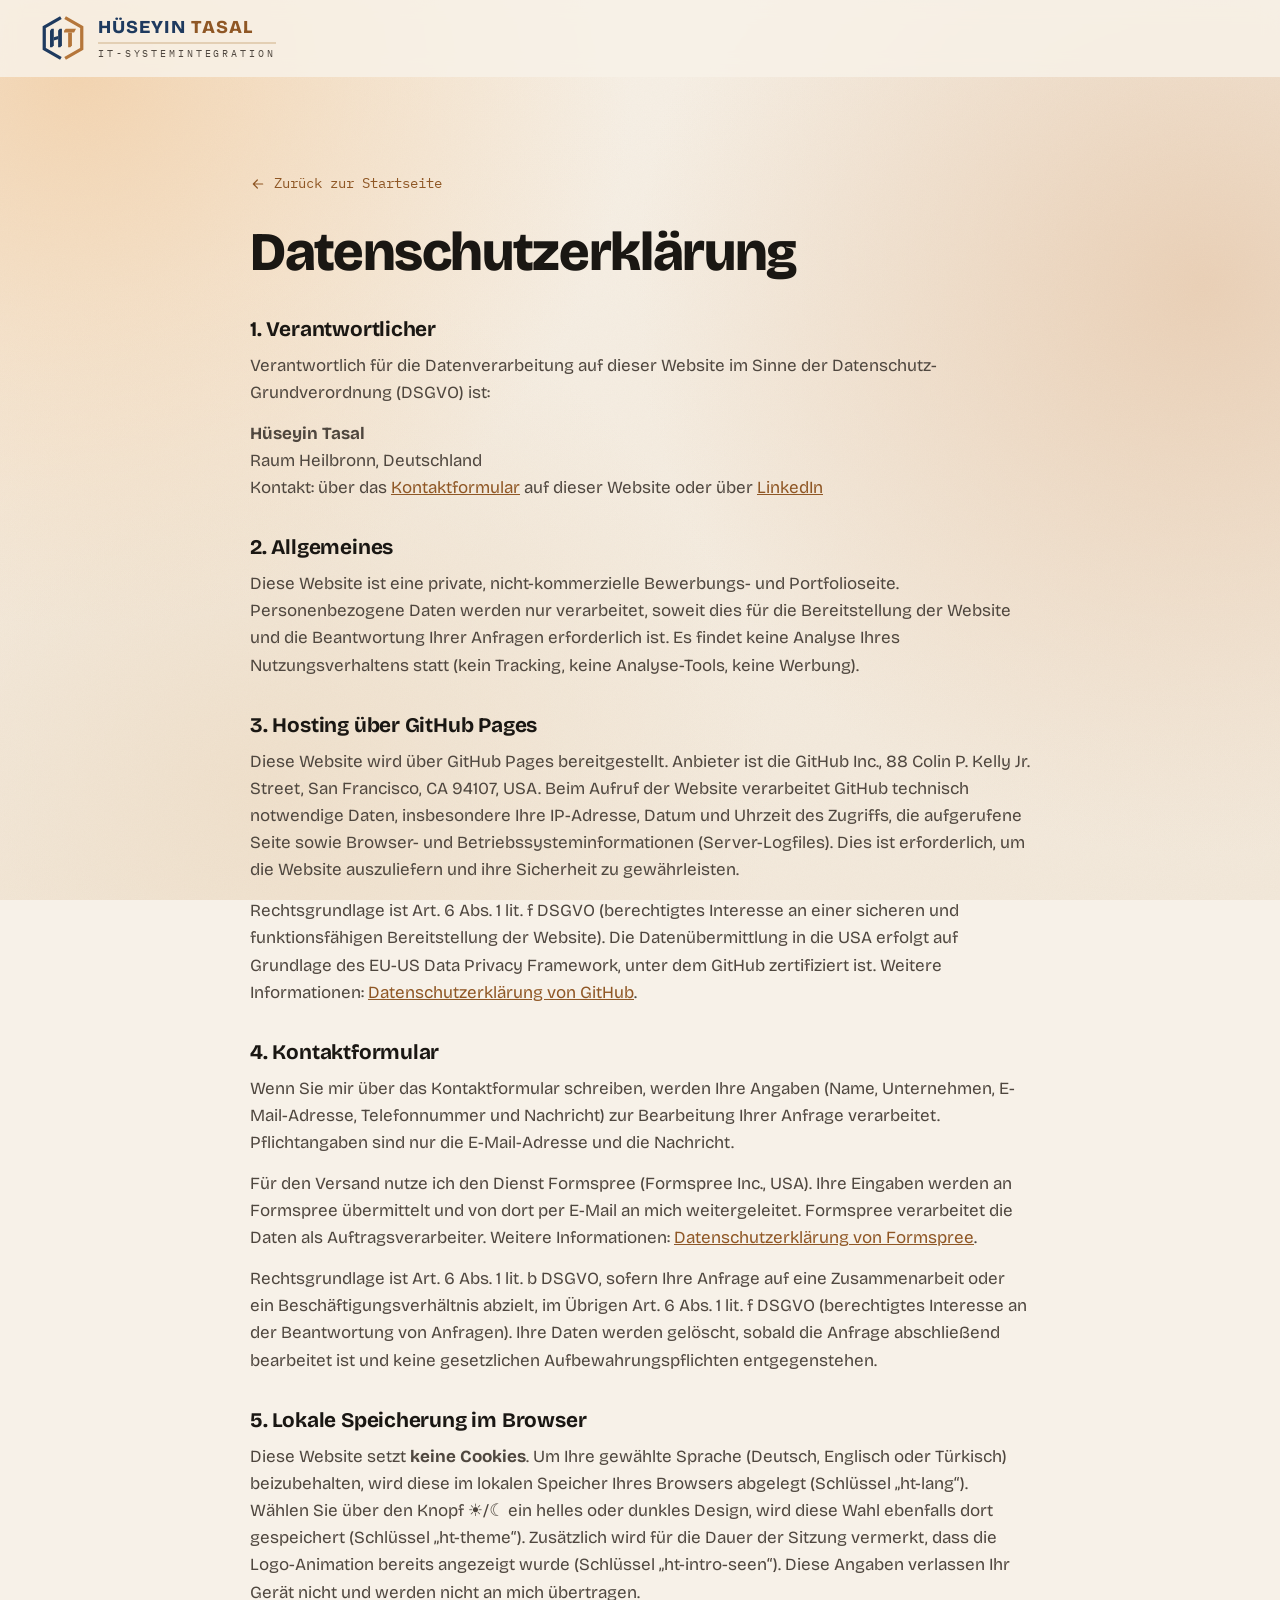
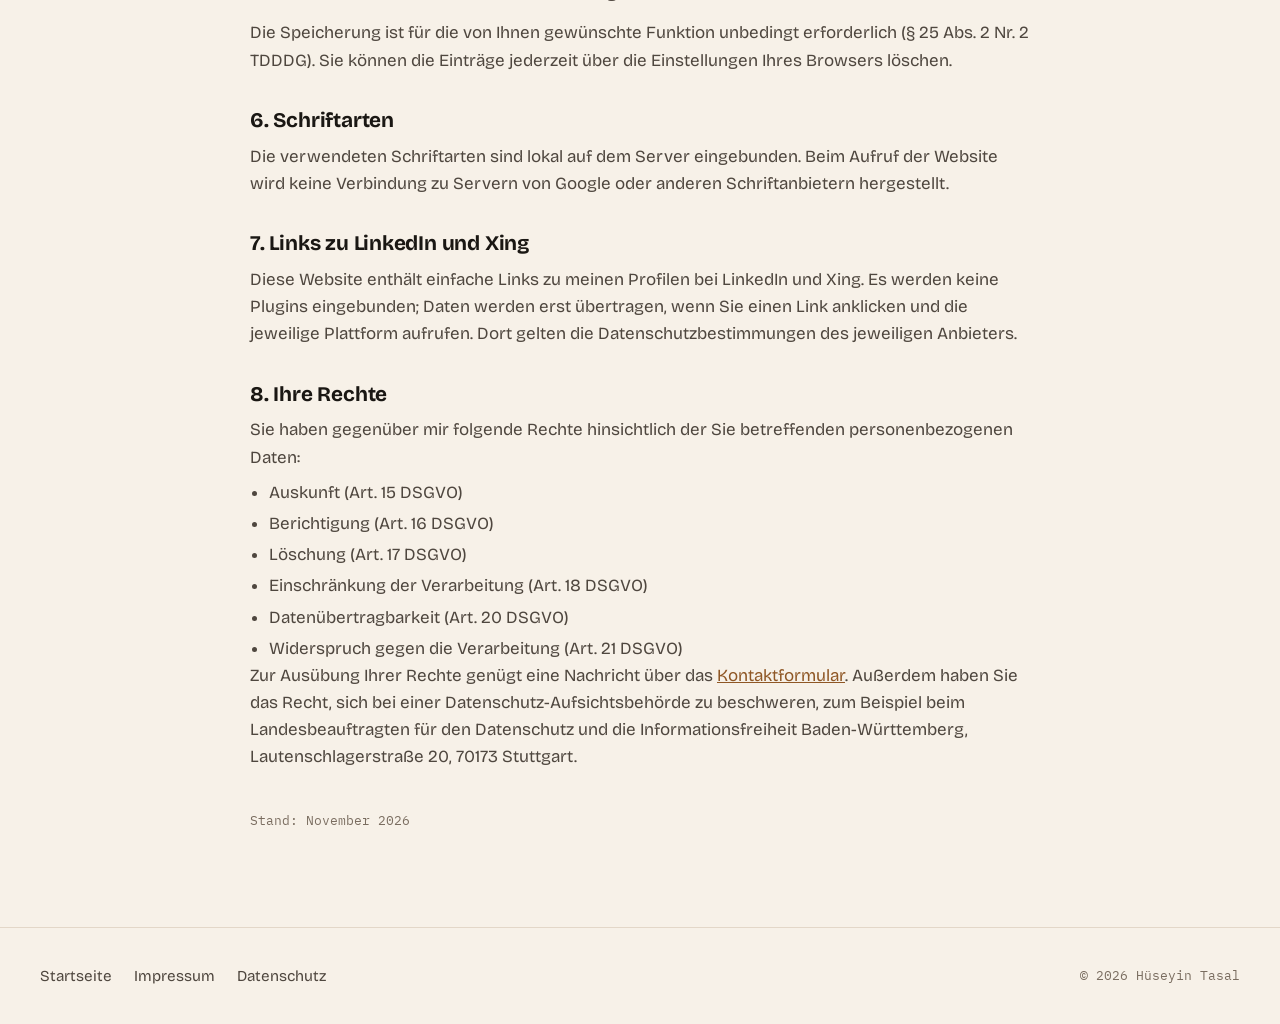
<file: datenschutz.html>
<!DOCTYPE html>
<html lang="de">
<head>
  <meta charset="utf-8">
  <meta name="viewport" content="width=device-width, initial-scale=1">
  <title>Datenschutzerklärung – Hüseyin Tasal</title>
  <meta name="description" content="Datenschutzerklärung der Website huseyintasal.de von Hüseyin Tasal.">
  <meta name="robots" content="noindex, follow">
  <meta name="color-scheme" content="light dark">
  <meta name="theme-color" content="#f7f1e8" media="(prefers-color-scheme: light)">
  <meta name="theme-color" content="#15120e" media="(prefers-color-scheme: dark)">
  <link rel="canonical" href="https://huseyintasal.de/datenschutz.html">
  <link rel="icon" href="favicon.ico" sizes="32x32">
  <link rel="icon" href="favicon.svg" type="image/svg+xml">
  <link rel="apple-touch-icon" href="apple-touch-icon.png">
  <link rel="stylesheet" href="assets/css/fonts.css">
  <link rel="stylesheet" href="assets/css/styles.css">
  <script>try{var t=localStorage.getItem("ht-theme");if(t==="light"||t==="dark")document.documentElement.setAttribute("data-theme",t);}catch(e){}</script>
</head>
<body>
  <header class="site-header">
    <div class="wrap header-row">
      <a class="brand" href="./" aria-label="Hüseyin Tasal – zur Startseite">
        <img class="brand-mark logo-light" src="assets/logo/ht-logo-icon-farbig.svg" alt="" width="46" height="46"><img class="brand-mark logo-dark" src="assets/logo/ht-logo-icon-fuer-dunklen-hintergrund.svg" alt="" width="46" height="46">
        <span class="brand-text">
          <span class="brand-name"><span class="n1">Hüseyin</span> <span class="n2">Tasal</span></span>
          <span class="brand-tag">IT-Systemintegration</span>
        </span>
      </a>
    </div>
  </header>

  <main class="legal" id="main">
    <div class="wrap">
      <a class="back-link" href="./"><svg aria-hidden="true" viewBox="0 0 24 24"><path d="M5 12h14M13 6l6 6-6 6" fill="none" stroke="currentColor" stroke-width="1.8" stroke-linecap="round" stroke-linejoin="round"/></svg>Zurück zur Startseite</a>
      <h1>Datenschutzerklärung</h1>

      <h2>1. Verantwortlicher</h2>
      <p>Verantwortlich für die Datenverarbeitung auf dieser Website im Sinne der Datenschutz-Grundverordnung (DSGVO) ist:</p>
      <p><strong>Hüseyin Tasal</strong><br>
      Raum Heilbronn, Deutschland<br>
      Kontakt: über das <a href="./#contact">Kontaktformular</a> auf dieser Website oder über <a href="https://www.linkedin.com/in/hueseyin-tasal" target="_blank" rel="noopener">LinkedIn</a></p>

      <h2>2. Allgemeines</h2>
      <p>Diese Website ist eine private, nicht-kommerzielle Bewerbungs- und Portfolioseite. Personenbezogene Daten werden nur verarbeitet, soweit dies für die Bereitstellung der Website und die Beantwortung Ihrer Anfragen erforderlich ist. Es findet keine Analyse Ihres Nutzungsverhaltens statt (kein Tracking, keine Analyse-Tools, keine Werbung).</p>

      <h2>3. Hosting über GitHub Pages</h2>
      <p>Diese Website wird über GitHub Pages bereitgestellt. Anbieter ist die GitHub Inc., 88 Colin P. Kelly Jr. Street, San Francisco, CA 94107, USA. Beim Aufruf der Website verarbeitet GitHub technisch notwendige Daten, insbesondere Ihre IP-Adresse, Datum und Uhrzeit des Zugriffs, die aufgerufene Seite sowie Browser- und Betriebssysteminformationen (Server-Logfiles). Dies ist erforderlich, um die Website auszuliefern und ihre Sicherheit zu gewährleisten.</p>
      <p>Rechtsgrundlage ist Art. 6 Abs. 1 lit. f DSGVO (berechtigtes Interesse an einer sicheren und funktionsfähigen Bereitstellung der Website). Die Datenübermittlung in die USA erfolgt auf Grundlage des EU-US Data Privacy Framework, unter dem GitHub zertifiziert ist. Weitere Informationen: <a href="https://docs.github.com/de/site-policy/privacy-policies/github-general-privacy-statement" target="_blank" rel="noopener">Datenschutzerklärung von GitHub</a>.</p>

      <h2>4. Kontaktformular</h2>
      <p>Wenn Sie mir über das Kontaktformular schreiben, werden Ihre Angaben (Name, Unternehmen, E-Mail-Adresse, Telefonnummer und Nachricht) zur Bearbeitung Ihrer Anfrage verarbeitet. Pflichtangaben sind nur die E-Mail-Adresse und die Nachricht.</p>
      <p>Für den Versand nutze ich den Dienst Formspree (Formspree Inc., USA). Ihre Eingaben werden an Formspree übermittelt und von dort per E-Mail an mich weitergeleitet. Formspree verarbeitet die Daten als Auftragsverarbeiter. Weitere Informationen: <a href="https://formspree.io/legal/privacy-policy" target="_blank" rel="noopener">Datenschutzerklärung von Formspree</a>.</p>
      <p>Rechtsgrundlage ist Art. 6 Abs. 1 lit. b DSGVO, sofern Ihre Anfrage auf eine Zusammenarbeit oder ein Beschäftigungsverhältnis abzielt, im Übrigen Art. 6 Abs. 1 lit. f DSGVO (berechtigtes Interesse an der Beantwortung von Anfragen). Ihre Daten werden gelöscht, sobald die Anfrage abschließend bearbeitet ist und keine gesetzlichen Aufbewahrungspflichten entgegenstehen.</p>

      <h2>5. Lokale Speicherung im Browser</h2>
      <p>Diese Website setzt <strong>keine Cookies</strong>. Um Ihre gewählte Sprache (Deutsch, Englisch oder Türkisch) beizubehalten, wird diese im lokalen Speicher Ihres Browsers abgelegt (Schlüssel „ht-lang“). Wählen Sie über den Knopf ☀/☾ ein helles oder dunkles Design, wird diese Wahl ebenfalls dort gespeichert (Schlüssel „ht-theme“). Zusätzlich wird für die Dauer der Sitzung vermerkt, dass die Logo-Animation bereits angezeigt wurde (Schlüssel „ht-intro-seen“). Diese Angaben verlassen Ihr Gerät nicht und werden nicht an mich übertragen.</p>
      <p>Die Speicherung ist für die von Ihnen gewünschte Funktion unbedingt erforderlich (§ 25 Abs. 2 Nr. 2 TDDDG). Sie können die Einträge jederzeit über die Einstellungen Ihres Browsers löschen.</p>

      <h2>6. Schriftarten</h2>
      <p>Die verwendeten Schriftarten sind lokal auf dem Server eingebunden. Beim Aufruf der Website wird keine Verbindung zu Servern von Google oder anderen Schriftanbietern hergestellt.</p>

      <h2>7. Links zu LinkedIn und Xing</h2>
      <p>Diese Website enthält einfache Links zu meinen Profilen bei LinkedIn und Xing. Es werden keine Plugins eingebunden; Daten werden erst übertragen, wenn Sie einen Link anklicken und die jeweilige Plattform aufrufen. Dort gelten die Datenschutzbestimmungen des jeweiligen Anbieters.</p>

      <h2>8. Ihre Rechte</h2>
      <p>Sie haben gegenüber mir folgende Rechte hinsichtlich der Sie betreffenden personenbezogenen Daten:</p>
      <ul>
        <li>Auskunft (Art. 15 DSGVO)</li>
        <li>Berichtigung (Art. 16 DSGVO)</li>
        <li>Löschung (Art. 17 DSGVO)</li>
        <li>Einschränkung der Verarbeitung (Art. 18 DSGVO)</li>
        <li>Datenübertragbarkeit (Art. 20 DSGVO)</li>
        <li>Widerspruch gegen die Verarbeitung (Art. 21 DSGVO)</li>
      </ul>
      <p>Zur Ausübung Ihrer Rechte genügt eine Nachricht über das <a href="./#contact">Kontaktformular</a>. Außerdem haben Sie das Recht, sich bei einer Datenschutz-Aufsichtsbehörde zu beschweren, zum Beispiel beim Landesbeauftragten für den Datenschutz und die Informationsfreiheit Baden-Württemberg, Lautenschlagerstraße 20, 70173 Stuttgart.</p>

      <p class="updated">Stand: November 2026</p>
    </div>
  </main>

  <footer class="site-footer">
    <div class="wrap footer-row">
      <nav class="footer-nav" aria-label="Rechtliches">
        <a href="./">Startseite</a>
        <a href="impressum.html">Impressum</a>
        <a href="datenschutz.html" aria-current="page">Datenschutz</a>
      </nav>
      <p class="copyright">© 2026 Hüseyin Tasal</p>
    </div>
  </footer>
</body>
</html>
</file>
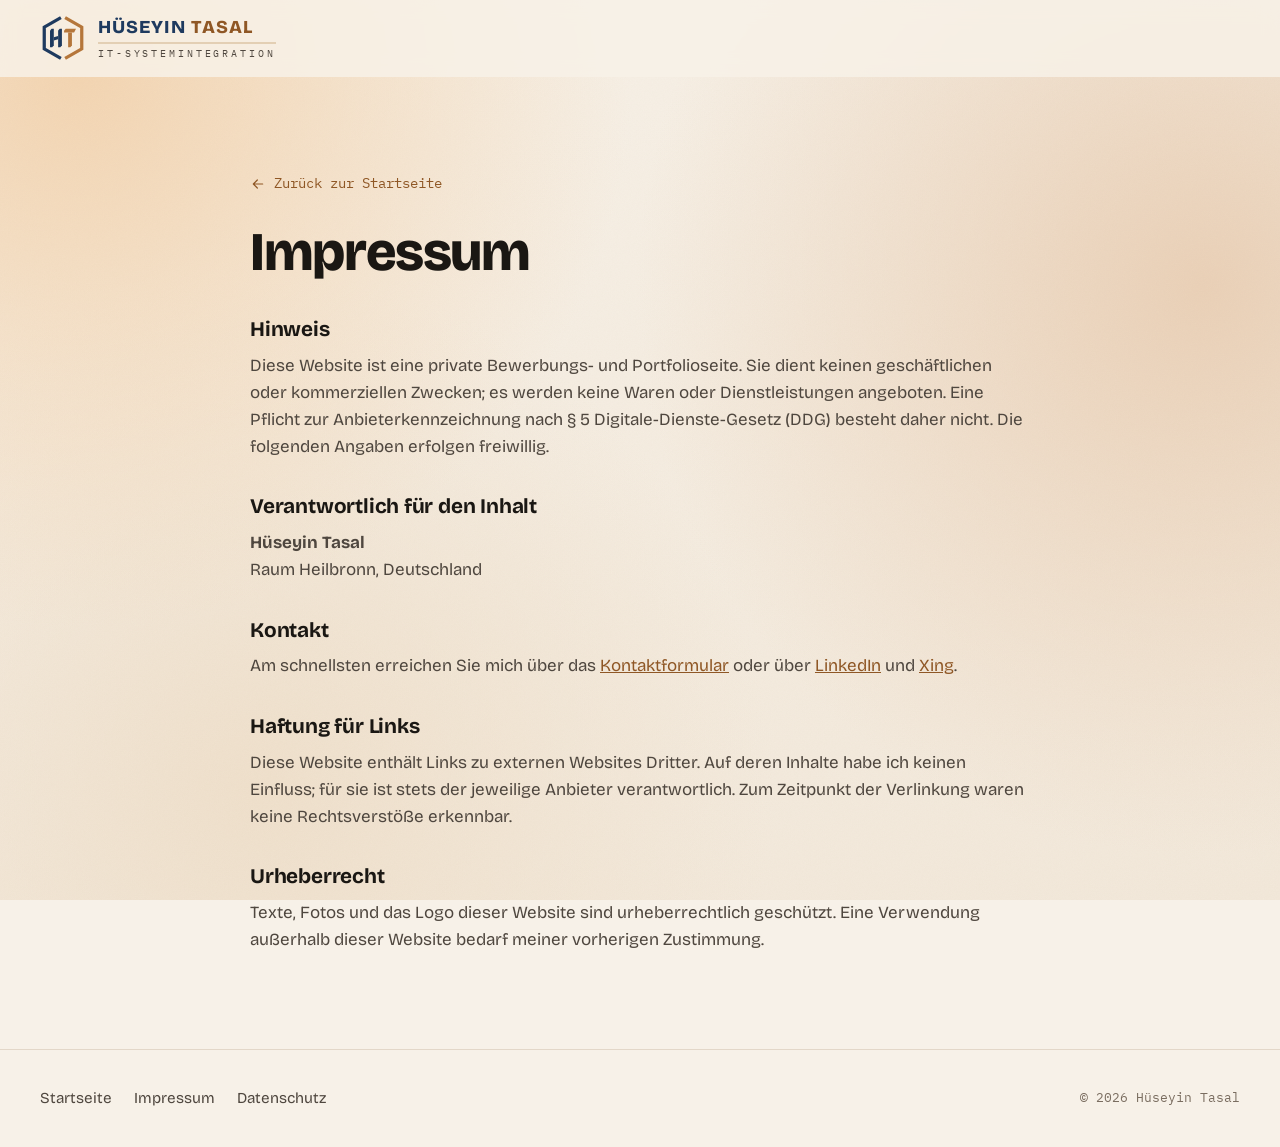
<file: impressum.html>
<!DOCTYPE html>
<html lang="de">
<head>
  <meta charset="utf-8">
  <meta name="viewport" content="width=device-width, initial-scale=1">
  <title>Impressum – Hüseyin Tasal</title>
  <meta name="description" content="Impressum der Website huseyintasal.de von Hüseyin Tasal.">
  <meta name="robots" content="noindex, follow">
  <meta name="color-scheme" content="light dark">
  <meta name="theme-color" content="#f7f1e8" media="(prefers-color-scheme: light)">
  <meta name="theme-color" content="#15120e" media="(prefers-color-scheme: dark)">
  <link rel="canonical" href="https://huseyintasal.de/impressum.html">
  <link rel="icon" href="favicon.ico" sizes="32x32">
  <link rel="icon" href="favicon.svg" type="image/svg+xml">
  <link rel="apple-touch-icon" href="apple-touch-icon.png">
  <link rel="stylesheet" href="assets/css/fonts.css">
  <link rel="stylesheet" href="assets/css/styles.css">
  <script>try{var t=localStorage.getItem("ht-theme");if(t==="light"||t==="dark")document.documentElement.setAttribute("data-theme",t);}catch(e){}</script>
</head>
<body>
  <header class="site-header">
    <div class="wrap header-row">
      <a class="brand" href="./" aria-label="Hüseyin Tasal – zur Startseite">
        <img class="brand-mark logo-light" src="assets/logo/ht-logo-icon-farbig.svg" alt="" width="46" height="46"><img class="brand-mark logo-dark" src="assets/logo/ht-logo-icon-fuer-dunklen-hintergrund.svg" alt="" width="46" height="46">
        <span class="brand-text">
          <span class="brand-name"><span class="n1">Hüseyin</span> <span class="n2">Tasal</span></span>
          <span class="brand-tag">IT-Systemintegration</span>
        </span>
      </a>
    </div>
  </header>

  <main class="legal" id="main">
    <div class="wrap">
      <a class="back-link" href="./"><svg aria-hidden="true" viewBox="0 0 24 24"><path d="M5 12h14M13 6l6 6-6 6" fill="none" stroke="currentColor" stroke-width="1.8" stroke-linecap="round" stroke-linejoin="round"/></svg>Zurück zur Startseite</a>
      <h1>Impressum</h1>

      <h2>Hinweis</h2>
      <p>Diese Website ist eine private Bewerbungs- und Portfolioseite. Sie dient keinen geschäftlichen oder kommerziellen Zwecken; es werden keine Waren oder Dienstleistungen angeboten. Eine Pflicht zur Anbieterkennzeichnung nach § 5 Digitale-Dienste-Gesetz (DDG) besteht daher nicht. Die folgenden Angaben erfolgen freiwillig.</p>

      <h2>Verantwortlich für den Inhalt</h2>
      <p><strong>Hüseyin Tasal</strong><br>
      Raum Heilbronn, Deutschland</p>

      <h2>Kontakt</h2>
      <p>Am schnellsten erreichen Sie mich über das <a href="./#contact">Kontaktformular</a> oder über <a href="https://www.linkedin.com/in/hueseyin-tasal" target="_blank" rel="noopener">LinkedIn</a> und <a href="https://www.xing.com/profile/Hueseyin_Tasal" target="_blank" rel="noopener">Xing</a>.</p>

      <h2>Haftung für Links</h2>
      <p>Diese Website enthält Links zu externen Websites Dritter. Auf deren Inhalte habe ich keinen Einfluss; für sie ist stets der jeweilige Anbieter verantwortlich. Zum Zeitpunkt der Verlinkung waren keine Rechtsverstöße erkennbar.</p>

      <h2>Urheberrecht</h2>
      <p>Texte, Fotos und das Logo dieser Website sind urheberrechtlich geschützt. Eine Verwendung außerhalb dieser Website bedarf meiner vorherigen Zustimmung.</p>
    </div>
  </main>

  <footer class="site-footer">
    <div class="wrap footer-row">
      <nav class="footer-nav" aria-label="Rechtliches">
        <a href="./">Startseite</a>
        <a href="impressum.html" aria-current="page">Impressum</a>
        <a href="datenschutz.html">Datenschutz</a>
      </nav>
      <p class="copyright">© 2026 Hüseyin Tasal</p>
    </div>
  </footer>
</body>
</html>
</file>
<file: assets/css/fonts.css>
/* Selbst gehostete Schriften (DSGVO: keine Verbindung zu Google beim Seitenaufruf) */
@font-face {
  font-family: 'Bricolage Grotesque';
  font-style: normal;
  font-weight: 400 800;
  font-stretch: 100%;
  font-display: swap;
  src: url(../fonts/bricolage-grotesque-400-800-latin-ext.woff2) format('woff2');
  unicode-range: U+0100-02BA, U+02BD-02C5, U+02C7-02CC, U+02CE-02D7, U+02DD-02FF, U+0304, U+0308, U+0329, U+1D00-1DBF, U+1E00-1E9F, U+1EF2-1EFF, U+2020, U+20A0-20AB, U+20AD-20C4, U+2113, U+2C60-2C7F, U+A720-A7FF;
}
@font-face {
  font-family: 'Bricolage Grotesque';
  font-style: normal;
  font-weight: 400 800;
  font-stretch: 100%;
  font-display: swap;
  src: url(../fonts/bricolage-grotesque-400-800-latin.woff2) format('woff2');
  unicode-range: U+0000-00FF, U+0131, U+0152-0153, U+02BB-02BC, U+02C6, U+02DA, U+02DC, U+0304, U+0308, U+0329, U+2000-206F, U+20AC, U+2122, U+2191, U+2193, U+2212, U+2215, U+FEFF, U+FFFD;
}
@font-face {
  font-family: 'IBM Plex Mono';
  font-style: normal;
  font-weight: 400;
  font-display: swap;
  src: url(../fonts/ibm-plex-mono-400-latin-ext.woff2) format('woff2');
  unicode-range: U+0100-02BA, U+02BD-02C5, U+02C7-02CC, U+02CE-02D7, U+02DD-02FF, U+0304, U+0308, U+0329, U+1D00-1DBF, U+1E00-1E9F, U+1EF2-1EFF, U+2020, U+20A0-20AB, U+20AD-20C4, U+2113, U+2C60-2C7F, U+A720-A7FF;
}
@font-face {
  font-family: 'IBM Plex Mono';
  font-style: normal;
  font-weight: 400;
  font-display: swap;
  src: url(../fonts/ibm-plex-mono-400-latin.woff2) format('woff2');
  unicode-range: U+0000-00FF, U+0131, U+0152-0153, U+02BB-02BC, U+02C6, U+02DA, U+02DC, U+0304, U+0308, U+0329, U+2000-206F, U+20AC, U+2122, U+2191, U+2193, U+2212, U+2215, U+FEFF, U+FFFD;
}
@font-face {
  font-family: 'IBM Plex Mono';
  font-style: normal;
  font-weight: 500;
  font-display: swap;
  src: url(../fonts/ibm-plex-mono-500-latin-ext.woff2) format('woff2');
  unicode-range: U+0100-02BA, U+02BD-02C5, U+02C7-02CC, U+02CE-02D7, U+02DD-02FF, U+0304, U+0308, U+0329, U+1D00-1DBF, U+1E00-1E9F, U+1EF2-1EFF, U+2020, U+20A0-20AB, U+20AD-20C4, U+2113, U+2C60-2C7F, U+A720-A7FF;
}
@font-face {
  font-family: 'IBM Plex Mono';
  font-style: normal;
  font-weight: 500;
  font-display: swap;
  src: url(../fonts/ibm-plex-mono-500-latin.woff2) format('woff2');
  unicode-range: U+0000-00FF, U+0131, U+0152-0153, U+02BB-02BC, U+02C6, U+02DA, U+02DC, U+0304, U+0308, U+0329, U+2000-206F, U+20AC, U+2122, U+2191, U+2193, U+2212, U+2215, U+FEFF, U+FFFD;
}
</file>
<file: assets/css/styles.css>
/* ==========================================================================
   huseyintasal.de – Stylesheet
   Farbwelt: warmes Papier + Bronze (bisherige Seite) + Navy (neues HT-Logo)
   ========================================================================== */

:root {
  /* Farben */
  --paper: #f7f1e8;
  --paper-2: #f2e8da;
  --card: #fffaf2;
  --card-2: #fbf4e9;
  --ink: #1a1713;
  --ink-2: #4f473f;
  --ink-3: #7a6d60;
  --bronze: #b07a43;
  --bronze-logo: #b5763a;
  --bronze-strong: #8f5725;
  --navy: #1e3a5f;
  --navy-soft: #2c4f7a;
  --line: #ddd0be;
  --line-strong: #cbb79f;
  --ok: #2f7a4b;
  --err: #a23030;

  /* Flächen und Akzente (werden im Dunkelmodus unten umgestellt) */
  --accent-bg: #1e3a5f;
  --accent-bg-hover: #142a46;
  --on-accent: #fff;
  --logo-navy: #1e3a5f;
  --logo-bronze: #b5763a;
  --header-bg: rgba(247, 241, 232, 0.86);
  --header-bg-strong: rgba(247, 241, 232, 0.95);
  --header-shadow: 0 10px 30px -20px rgba(38, 22, 10, 0.35);
  --glass: rgba(255, 250, 242, 0.7);
  --glass-strong: rgba(255, 250, 242, 0.85);
  --band: rgba(255, 250, 242, 0.55);
  --field-bg: #fff;
  --placeholder: #a39788;
  --tint-navy: rgba(30, 58, 95, 0.07);
  --tint-navy-strong: rgba(30, 58, 95, 0.3);
  --rule-soft: rgba(152, 114, 76, 0.2);
  --tag-line: #e3cfb4;
  --sch-zone: rgba(255, 250, 242, 0.78);
  --dot: rgba(30, 58, 95, 0.16);
  --focus-ring: rgba(30, 58, 95, 0.15);
  --glow-1: #f3d5b2;
  --glow-2: #ead1b8;
  --glow-3: #efe0cc;
  --grain-opacity: 0.32;
  color-scheme: light dark;

  /* Typografie */
  --font: "Bricolage Grotesque", "Segoe UI", system-ui, sans-serif;
  --mono: "IBM Plex Mono", ui-monospace, "Cascadia Mono", Consolas, monospace;

  /* Raster */
  --gutter: clamp(16px, 4vw, 40px);
  --wrap: 1200px;
  --header-h: 76px;
  --radius: 14px;
  --radius-sm: 8px;
  --shadow: 0 1px 0 rgba(255, 255, 255, 0.7) inset, 0 18px 40px -18px rgba(57, 34, 16, 0.22);
  --ease: cubic-bezier(0.22, 0.7, 0.2, 1);
}

/* ==========================================================================
   Dunkelmodus – schaltet automatisch um, wenn Browser/Betriebssystem dunkel eingestellt sind
   Gleiche Farbwelt: warmes Dunkelbraun statt Papier, Bronze und Logo-Blau als Akzente
   ========================================================================== */
@media (prefers-color-scheme: dark) {
  :root:not([data-theme="light"]) {
    --paper: #15120e;
    --paper-2: #1b1712;
    --card: #211c16;
    --card-2: #262019;
    --ink: #f1e9dd;
    --ink-2: #cdc1af;
    --ink-3: #a09280;
    --bronze: #c68b51;
    --bronze-logo: #d4955a;
    --bronze-strong: #e3a96d;
    --navy: #8fb3dd;
    --navy-soft: #a9c6e8;
    --line: #362e25;
    --line-strong: #4b4034;
    --ok: #74c795;
    --err: #ff8f86;

    --accent-bg: #2e5b8f;
    --accent-bg-hover: #3a6ca6;
    --on-accent: #fff;
    --logo-navy: #8fb3dd;
    --logo-bronze: #d4955a;
    --header-bg: rgba(21, 18, 14, 0.82);
    --header-bg-strong: rgba(21, 18, 14, 0.94);
    --header-shadow: 0 10px 30px -18px rgba(0, 0, 0, 0.7);
    --glass: rgba(43, 36, 28, 0.6);
    --glass-strong: rgba(43, 36, 28, 0.9);
    --band: rgba(38, 32, 25, 0.5);
    --field-bg: #1a1611;
    --placeholder: #7d705f;
    --tint-navy: rgba(143, 179, 221, 0.12);
    --tint-navy-strong: rgba(143, 179, 221, 0.35);
    --rule-soft: rgba(198, 139, 81, 0.2);
    --tag-line: #4b4034;
    --sch-zone: rgba(38, 32, 25, 0.9);
    --dot: rgba(143, 179, 221, 0.13);
    --focus-ring: rgba(143, 179, 221, 0.28);
    --glow-1: rgba(181, 118, 58, 0.16);
    --glow-2: rgba(120, 86, 52, 0.14);
    --glow-3: rgba(120, 86, 52, 0.1);
    --grain-opacity: 0.5;
    color-scheme: dark;
    --shadow: 0 18px 40px -18px rgba(0, 0, 0, 0.65);
  }
  /* Bildmotive der Zertifikate bleiben hell wie Fotos – mit den Originalfarben */
  :root:not([data-theme="light"]) .cert-art {
    --navy: #1e3a5f;
    --paper: #f7f1e8;
    --bronze-logo: #b5763a;
    --bronze-strong: #8f5725;
  }
  :root:not([data-theme="light"]) .project-media img, :root:not([data-theme="light"]) .cert-art { filter: brightness(0.94); }
  :root:not([data-theme="light"]) body::before { mix-blend-mode: soft-light; }
}

/* Gleiche Farben, wenn der Besucher oben per Knopf auf Dunkel umschaltet */
:root[data-theme="dark"] {
  --paper: #15120e;
  --paper-2: #1b1712;
  --card: #211c16;
  --card-2: #262019;
  --ink: #f1e9dd;
  --ink-2: #cdc1af;
  --ink-3: #a09280;
  --bronze: #c68b51;
  --bronze-logo: #d4955a;
  --bronze-strong: #e3a96d;
  --navy: #8fb3dd;
  --navy-soft: #a9c6e8;
  --line: #362e25;
  --line-strong: #4b4034;
  --ok: #74c795;
  --err: #ff8f86;

  --accent-bg: #2e5b8f;
  --accent-bg-hover: #3a6ca6;
  --on-accent: #fff;
  --logo-navy: #8fb3dd;
  --logo-bronze: #d4955a;
  --header-bg: rgba(21, 18, 14, 0.82);
  --header-bg-strong: rgba(21, 18, 14, 0.94);
  --header-shadow: 0 10px 30px -18px rgba(0, 0, 0, 0.7);
  --glass: rgba(43, 36, 28, 0.6);
  --glass-strong: rgba(43, 36, 28, 0.9);
  --band: rgba(38, 32, 25, 0.5);
  --field-bg: #1a1611;
  --placeholder: #7d705f;
  --tint-navy: rgba(143, 179, 221, 0.12);
  --tint-navy-strong: rgba(143, 179, 221, 0.35);
  --rule-soft: rgba(198, 139, 81, 0.2);
  --tag-line: #4b4034;
  --sch-zone: rgba(38, 32, 25, 0.9);
  --dot: rgba(143, 179, 221, 0.13);
  --focus-ring: rgba(143, 179, 221, 0.28);
  --glow-1: rgba(181, 118, 58, 0.16);
  --glow-2: rgba(120, 86, 52, 0.14);
  --glow-3: rgba(120, 86, 52, 0.1);
  --grain-opacity: 0.5;
  color-scheme: dark;
  --shadow: 0 18px 40px -18px rgba(0, 0, 0, 0.65);
}
/* Bildmotive der Zertifikate bleiben hell wie Fotos – mit den Originalfarben */
:root[data-theme="dark"] .cert-art {
  --navy: #1e3a5f;
  --paper: #f7f1e8;
  --bronze-logo: #b5763a;
  --bronze-strong: #8f5725;
}
:root[data-theme="dark"] .project-media img, :root[data-theme="dark"] .cert-art { filter: brightness(0.94); }
:root[data-theme="dark"] body::before { mix-blend-mode: soft-light; }

/* Per Knopf auf Hell gestellt */
:root[data-theme="light"] { color-scheme: light; }

/* Logo-Dateien: helle bzw. dunkle Variante passend zum Design zeigen */
.logo-dark { display: none !important; }
@media (prefers-color-scheme: dark) {
  :root:not([data-theme="light"]) .logo-light { display: none !important; }
  :root:not([data-theme="light"]) .logo-dark { display: block !important; }
}
:root[data-theme="dark"] .logo-light { display: none !important; }
:root[data-theme="dark"] .logo-dark { display: block !important; }

/* ---------- Basis ---------- */
*, *::before, *::after { box-sizing: border-box; }

html {
  scroll-behavior: smooth;
  scroll-padding-top: calc(var(--header-h) + 12px);
  -webkit-text-size-adjust: 100%;
}

body {
  margin: 0;
  font-family: var(--font);
  font-size: 1.0625rem;
  line-height: 1.6;
  color: var(--ink);
  background-color: var(--paper);
  background-image:
    radial-gradient(circle at 6% 8%, var(--glow-1) 0%, transparent 38%),
    radial-gradient(circle at 94% 32%, var(--glow-2) 0%, transparent 42%),
    radial-gradient(circle at 20% 88%, var(--glow-3) 0%, transparent 40%),
    linear-gradient(165deg, var(--paper) 0%, var(--paper-2) 100%);
  background-attachment: fixed;
  overflow-x: hidden;
  text-rendering: optimizeLegibility;
  -webkit-font-smoothing: antialiased;
}

/* feine Papierstruktur */
body::before {
  content: "";
  position: fixed;
  inset: 0;
  pointer-events: none;
  z-index: 0;
  opacity: var(--grain-opacity);
  mix-blend-mode: multiply;
  background-image: url("data:image/svg+xml;utf8,<svg xmlns='http://www.w3.org/2000/svg' width='180' height='180'><filter id='n'><feTurbulence type='fractalNoise' baseFrequency='0.85' numOctaves='3' stitchTiles='stitch'/><feColorMatrix values='0 0 0 0 0.45  0 0 0 0 0.33  0 0 0 0 0.2  0 0 0 0.09 0'/></filter><rect width='100%' height='100%' filter='url(%23n)'/></svg>");
}

main, .site-footer { position: relative; z-index: 1; }

img, svg { display: block; max-width: 100%; }
img { height: auto; }
picture { display: block; flex: none; }

a { color: inherit; }

h1, h2, h3, h4 { margin: 0; line-height: 1.1; font-weight: 700; letter-spacing: -0.01em; }
p { margin: 0; }
ul, ol { margin: 0; padding: 0; list-style: none; }

::selection { background: var(--accent-bg); color: var(--on-accent); }

:focus-visible {
  outline: 2px solid var(--navy);
  outline-offset: 3px;
  border-radius: 4px;
}

.sprite { position: absolute; width: 0; height: 0; overflow: hidden; }

.visually-hidden {
  position: absolute !important;
  width: 1px; height: 1px;
  overflow: hidden;
  clip: rect(0 0 0 0);
  white-space: nowrap;
}

.skip-link {
  position: absolute;
  left: 12px;
  top: -60px;
  z-index: 3000;
  background: var(--accent-bg);
  color: var(--on-accent);
  padding: 10px 16px;
  border-radius: var(--radius-sm);
  text-decoration: none;
  font-weight: 600;
}
.skip-link:focus { top: 12px; }

.wrap {
  width: min(var(--wrap), 100% - 2 * var(--gutter));
  margin-inline: auto;
}

/* ==========================================================================
   Intro
   ========================================================================== */
.intro { display: none; }

html.intro-on .intro {
  display: grid;
  place-items: center;
  position: fixed;
  inset: 0;
  z-index: 2000;
  background-color: var(--paper);
  transition: background-color 650ms var(--ease);
  animation: intro-failsafe 0s linear 5s forwards;
}
html.intro-on body { overflow: hidden; }
html.intro-on .site-header .brand-mark { opacity: 0; }

.intro-stage {
  display: flex;
  align-items: center;
  gap: clamp(18px, 3vw, 32px);
  padding: 24px;
}

.intro-mark {
  width: clamp(92px, 16vw, 148px);
  height: clamp(92px, 16vw, 148px);
  flex: none;
  overflow: visible;
  transform-origin: 0 0;
  will-change: transform;
}

.intro-hex {
  fill: none;
  stroke-width: 12;
  stroke-dasharray: 1;
  stroke-dashoffset: 1;
  animation: intro-draw 900ms cubic-bezier(0.6, 0, 0.2, 1) 120ms forwards;
}
.intro-hex-l { stroke: var(--navy); }
.intro-hex-r { stroke: var(--bronze-logo); animation-delay: 260ms; }

.intro-letters {
  opacity: 0;
  animation: intro-fade 450ms ease 720ms forwards;
}

.intro-word {
  display: grid;
  gap: 10px;
  opacity: 0;
  transform: translateX(-14px);
  animation: intro-word-in 600ms var(--ease) 880ms forwards;
}
.intro-name {
  font-weight: 800;
  font-size: clamp(1.5rem, 4.2vw, 2.9rem);
  letter-spacing: 0.05em;
  line-height: 1;
  white-space: nowrap;
}
.intro-name .n1 { color: var(--navy); }
.intro-name .n2 { color: var(--bronze-strong); }
.intro-tag {
  font-family: var(--mono);
  font-size: clamp(0.66rem, 1.2vw, 0.86rem);
  letter-spacing: 0.42em;
  text-transform: uppercase;
  color: var(--ink-2);
  padding-top: 10px;
  border-top: 3px solid var(--tag-line);
}

.intro.is-leaving { background-color: transparent; }
.intro.is-leaving .intro-word { animation: intro-word-out 320ms ease forwards; }
.intro.is-leaving .intro-mark { transition: transform 780ms cubic-bezier(0.7, 0, 0.18, 1); }

@keyframes intro-draw { to { stroke-dashoffset: 0; } }
@keyframes intro-fade { to { opacity: 1; } }
@keyframes intro-word-in { to { opacity: 1; transform: none; } }
@keyframes intro-word-out { from { opacity: 1; transform: none; } to { opacity: 0; transform: translateX(10px); } }
@keyframes intro-failsafe { to { opacity: 0; visibility: hidden; pointer-events: none; } }

@media (max-width: 560px) {
  .intro-stage { flex-direction: column; text-align: center; }
  .intro-word { transform: translateY(10px); justify-items: center; }
  .intro-tag { letter-spacing: 0.3em; }
}

/* ==========================================================================
   Header
   ========================================================================== */
.site-header {
  position: sticky;
  top: 0;
  z-index: 1000;
  background: var(--header-bg);
  -webkit-backdrop-filter: saturate(1.2) blur(10px);
  backdrop-filter: saturate(1.2) blur(10px);
  border-bottom: 1px solid transparent;
  transition: border-color 200ms ease, box-shadow 200ms ease, background 200ms ease;
}
.site-header.is-scrolled {
  background: var(--header-bg-strong);
  border-bottom-color: var(--rule-soft);
  box-shadow: var(--header-shadow);
}

.header-row {
  height: var(--header-h);
  display: flex;
  align-items: center;
  gap: 24px;
}

.brand {
  display: inline-flex;
  align-items: center;
  gap: 12px;
  text-decoration: none;
  margin-right: auto;
  min-width: 0;
}
.brand-mark { width: 46px; height: 46px; flex: none; transition: opacity 150ms ease; }
.brand-text { display: grid; line-height: 1; min-width: 0; }
.brand-name {
  font-weight: 800;
  font-size: 1.14rem;
  letter-spacing: 0.06em;
  text-transform: uppercase;
  white-space: nowrap;
}
.brand-name .n1 { color: var(--navy); }
.brand-name .n2 { color: var(--bronze-strong); }
.brand-tag {
  margin-top: 6px;
  padding-top: 5px;
  border-top: 2px solid var(--tag-line);
  font-family: var(--mono);
  font-size: 0.6rem;
  letter-spacing: 0.3em;
  text-transform: uppercase;
  color: var(--ink-2);
  white-space: nowrap;
}

.nav-desktop { display: flex; gap: 4px; }
.nav-desktop a {
  position: relative;
  padding: 8px 12px;
  font-weight: 600;
  font-size: 0.98rem;
  color: var(--ink-2);
  text-decoration: none;
  border-radius: 8px;
  transition: color 150ms ease;
}
.nav-desktop a::after {
  content: "";
  position: absolute;
  left: 12px; right: 12px; bottom: 3px;
  height: 2px;
  background: var(--bronze);
  transform: scaleX(0);
  transform-origin: left;
  transition: transform 250ms var(--ease);
}
.nav-desktop a:hover, .nav-desktop a.is-active { color: var(--ink); }
.nav-desktop a:hover::after, .nav-desktop a.is-active::after { transform: scaleX(1); }

.header-actions { display: flex; align-items: center; gap: 8px; }

.lang-switch {
  display: inline-flex;
  padding: 3px;
  border: 1px solid var(--line);
  border-radius: 999px;
  background: var(--glass);
}
.lang-btn {
  border: 0;
  background: transparent;
  color: var(--ink-2);
  font-family: var(--mono);
  font-size: 0.8rem;
  font-weight: 500;
  min-width: 36px;
  height: 30px;
  padding: 0 8px;
  border-radius: 999px;
  cursor: pointer;
  transition: background 150ms ease, color 150ms ease;
}
.lang-btn:hover { color: var(--ink); }
.lang-btn[aria-pressed="true"] { background: var(--accent-bg); color: var(--on-accent); }

.icon-link {
  width: 40px; height: 40px;
  display: grid;
  place-items: center;
  border: 1px solid var(--line);
  border-radius: 50%;
  background: var(--glass);
  color: var(--navy);
  transition: background 150ms ease, color 150ms ease, border-color 150ms ease;
}
.icon-link svg { width: 18px; height: 18px; }
.icon-link:hover { background: var(--accent-bg); border-color: var(--accent-bg); color: var(--on-accent); }

/* Hell/Dunkel-Schalter (gleiche Form wie die Sprachwahl) */
.theme-switch {
  display: inline-flex;
  padding: 3px;
  border: 1px solid var(--line);
  border-radius: 999px;
  background: var(--glass);
}
.theme-btn {
  display: grid;
  place-items: center;
  width: 34px;
  height: 30px;
  padding: 0;
  border: 0;
  border-radius: 999px;
  background: transparent;
  color: var(--ink-2);
  cursor: pointer;
  transition: background 150ms ease, color 150ms ease;
}
.theme-btn svg { width: 17px; height: 17px; }
.theme-btn:hover { color: var(--ink); }
.theme-btn[aria-pressed="true"] { background: var(--accent-bg); color: var(--on-accent); }

.menu-toggle {
  display: none;
  width: 44px; height: 44px;
  border: 1px solid var(--line);
  border-radius: 12px;
  background: var(--glass);
  cursor: pointer;
  padding: 0;
}
.menu-toggle .bars { display: grid; gap: 5px; width: 20px; margin: auto; }
.menu-toggle .bars span {
  height: 2px;
  border-radius: 2px;
  background: var(--ink);
  transition: transform 200ms var(--ease), opacity 150ms ease;
}
.menu-toggle[aria-expanded="true"] .bars span:nth-child(1) { transform: translateY(7px) rotate(45deg); }
.menu-toggle[aria-expanded="true"] .bars span:nth-child(2) { opacity: 0; }
.menu-toggle[aria-expanded="true"] .bars span:nth-child(3) { transform: translateY(-7px) rotate(-45deg); }

/* Mobiles Menü */
.mobile-menu {
  position: fixed;
  top: var(--header-h);
  left: 0; right: 0;
  height: calc(100dvh - var(--header-h));
  background: var(--paper);
  border-top: 1px solid var(--line);
  padding: 20px var(--gutter) 28px;
  display: flex;
  flex-direction: column;
  overflow-y: auto;
  animation: menu-in 220ms var(--ease);
}
.mobile-menu[hidden] { display: none; }
@keyframes menu-in { from { opacity: 0; transform: translateY(-8px); } }

.mobile-nav { display: grid; }
.mobile-nav a {
  display: block;
  padding: 16px 4px;
  border-bottom: 1px solid var(--line);
  font-size: 1.5rem;
  font-weight: 700;
  text-decoration: none;
  color: var(--ink);
}
.mobile-nav a:hover { color: var(--bronze-strong); }
.mobile-foot { margin-top: auto; padding-top: 24px; display: flex; gap: 10px; }
.mobile-foot .icon-link { width: 48px; height: 48px; }

body.menu-open { overflow: hidden; }

/* ==========================================================================
   Allgemeine Bausteine
   ========================================================================== */
.section {
  padding: clamp(64px, 8vw, 104px) 0;
  position: relative;
  /* Beim Sprung über das Menü den Leerraum oberhalb der Überschrift überspringen */
  scroll-margin-top: calc(28px - clamp(64px, 8vw, 104px));
}
/* Laufband-Bereiche kompakter, damit Überschrift und Karten auf einen Laptop-Bildschirm passen */
.projects .section-head, .certs .section-head { margin-bottom: clamp(20px, 2.5vw, 32px); }

.section-head { margin-bottom: clamp(32px, 5vw, 56px); max-width: 720px; }
.section-head h2 {
  font-size: clamp(2rem, 4.6vw, 3.4rem);
  font-weight: 800;
  letter-spacing: -0.025em;
  line-height: 1.02;
}
.section-head-row {
  max-width: none;
  display: flex;
  align-items: flex-end;
  justify-content: space-between;
  gap: 24px;
}
.section-head-row > div { max-width: 720px; }

.kicker {
  display: inline-flex;
  align-items: center;
  gap: 12px;
  margin-bottom: 18px;
  font-family: var(--mono);
  font-size: 0.8rem;
  letter-spacing: 0.14em;
  text-transform: uppercase;
  color: var(--ink-2);
}
.kicker::before {
  content: "";
  width: 28px;
  height: 2px;
  background: var(--bronze);
}

.section-intro {
  margin-top: 16px;
  max-width: 60ch;
  color: var(--ink-2);
  font-size: 1.05rem;
}

.btn {
  display: inline-flex;
  align-items: center;
  gap: 10px;
  min-height: 48px;
  padding: 0 22px;
  border-radius: 999px;
  border: 1px solid transparent;
  font: inherit;
  font-weight: 700;
  font-size: 1rem;
  text-decoration: none;
  cursor: pointer;
  transition: background 180ms ease, color 180ms ease, border-color 180ms ease, transform 180ms var(--ease);
}
.btn svg { width: 18px; height: 18px; transition: transform 200ms var(--ease); }
.btn:hover svg { transform: translateX(3px); }
.btn:active { transform: translateY(1px); }
.btn-primary { background: var(--accent-bg); color: var(--on-accent); }
.btn-primary:hover { background: var(--accent-bg-hover); }
.btn-ghost { border-color: var(--line-strong); color: var(--ink); background: var(--glass); }
.btn-ghost:hover { border-color: var(--bronze); color: var(--bronze-strong); }
.btn[disabled] { opacity: 0.7; cursor: progress; }

/* Einblenden beim Scrollen */
html.js [data-reveal] {
  opacity: 0;
  transform: translateY(18px);
  transition: opacity 700ms var(--ease), transform 700ms var(--ease);
}
html.js [data-reveal].is-visible { opacity: 1; transform: none; }

/* ==========================================================================
   Hero
   ========================================================================== */
.hero { padding: clamp(40px, 7vw, 96px) 0 clamp(64px, 8vw, 110px); }

/* Name oben bündig mit dem Foto */
.hero-grid {
  display: grid;
  grid-template-columns: minmax(0, 1.25fr) minmax(0, 0.75fr);
  gap: clamp(36px, 6vw, 88px);
  align-items: start;
}
.hero-copy { padding-top: clamp(0px, 1.2vw, 14px); }

.hero-title {
  margin: 0 0 26px;
  font-size: clamp(3.4rem, 10.5vw, 8.4rem);
  font-weight: 800;
  line-height: 0.88;
  letter-spacing: -0.045em;
}
.hero-title span { display: block; }
.hero-title .t1 { color: var(--navy); }
/* "Tasal" beginnt etwa unter dem "y" von "Hüseyin" (em = mitwachsend auf allen Bildschirmen) */
.hero-title .t2 { color: var(--bronze-strong); padding-left: 2.2em; }

.hero-role {
  font-size: clamp(1.2rem, 2.2vw, 1.6rem);
  font-weight: 600;
  line-height: 1.3;
  max-width: 30ch;
  color: var(--ink);
}
.hero-lead {
  margin-top: 18px;
  max-width: 56ch;
  font-size: clamp(1.02rem, 1.4vw, 1.15rem);
  color: var(--ink-2);
}
.hero-cta { margin-top: 32px; display: flex; flex-wrap: wrap; gap: 12px; }

.hero-visual { position: relative; }

.portrait {
  position: relative;
  margin: 0;
  isolation: isolate;
}
/* abgeschrägte Ecken als Anlehnung an das Sechseck im Logo */
.portrait img {
  width: 100%;
  aspect-ratio: 4 / 5;
  object-fit: cover;
  object-position: 50% 18%;
  clip-path: polygon(0 0, calc(100% - 56px) 0, 100% 56px, 100% 100%, 56px 100%, 0 calc(100% - 56px));
  background: var(--paper-2);
}
.portrait::before {
  content: "";
  position: absolute;
  inset: 0;
  transform: translate(16px, 16px);
  z-index: -1;
  background: linear-gradient(135deg, var(--logo-navy) 0 50%, var(--logo-bronze) 50% 100%);
  clip-path: polygon(0 0, calc(100% - 56px) 0, 100% 56px, 100% 100%, 56px 100%, 0 calc(100% - 56px));
  opacity: 0.9;
}

.spec {
  margin: 36px 0 0;
  border-top: 1px solid var(--line-strong);
}
.spec > div {
  display: grid;
  grid-template-columns: 112px 1fr;
  gap: 12px;
  padding: 10px 0;
  border-bottom: 1px solid var(--line);
}
.spec dt {
  font-family: var(--mono);
  font-size: 0.72rem;
  letter-spacing: 0.1em;
  text-transform: uppercase;
  color: var(--ink-3);
  padding-top: 3px;
}
.spec dd { margin: 0; font-weight: 600; font-size: 0.98rem; }

/* ==========================================================================
   Über mich
   ========================================================================== */
.about { border-top: 1px solid var(--rule-soft); }

.about-grid {
  display: grid;
  grid-template-columns: minmax(0, 0.85fr) minmax(0, 1.15fr);
  gap: clamp(36px, 6vw, 96px);
  align-items: start;
}
.sticky-head { position: sticky; top: calc(var(--header-h) + 32px); margin-bottom: 0; }

.pull {
  margin-top: 28px;
  padding-left: 18px;
  border-left: 3px solid var(--bronze);
  font-size: clamp(1.1rem, 1.6vw, 1.3rem);
  line-height: 1.45;
  color: var(--ink-2);
  font-style: italic;
}

.prose p { font-size: clamp(1.05rem, 1.3vw, 1.16rem); line-height: 1.75; color: var(--ink-2); }
.prose p + p { margin-top: 1.1em; }
.prose p:first-child::first-letter {
  float: left;
  font-size: 3.6em;
  line-height: 0.82;
  font-weight: 800;
  color: var(--navy);
  padding: 6px 10px 0 0;
}

.traits {
  margin-top: 48px;
  display: grid;
  grid-template-columns: repeat(2, minmax(0, 1fr));
  border-top: 1px solid var(--line-strong);
}
.traits li {
  padding: 22px 22px 22px 0;
  border-bottom: 1px solid var(--line);
}
.traits li:nth-child(odd) { padding-right: 28px; border-right: 1px solid var(--line); }
.traits li:nth-child(even) { padding-left: 28px; }
.traits h3 {
  font-size: 1.1rem;
  margin-bottom: 6px;
  display: flex;
  align-items: center;
  gap: 10px;
}
.traits h3::before {
  content: "";
  width: 10px; height: 10px;
  background: var(--bronze);
  clip-path: polygon(25% 0, 75% 0, 100% 50%, 75% 100%, 25% 100%, 0 50%);
}
.traits p { color: var(--ink-2); font-size: 0.98rem; }

/* ==========================================================================
   Skills
   ========================================================================== */
.skills { background: linear-gradient(180deg, transparent 0%, var(--band) 30%, var(--band) 70%, transparent 100%); }

.skill-grid {
  display: grid;
  grid-template-columns: repeat(3, minmax(0, 1fr));
  border-top: 1px solid var(--line-strong);
  border-left: 1px solid var(--line);
}
.skill-group {
  padding: 26px 24px 28px;
  border-right: 1px solid var(--line);
  border-bottom: 1px solid var(--line);
  transition: background 200ms ease;
}
.skill-group:hover { background: var(--glass-strong); }
.skill-group h3 {
  display: flex;
  align-items: center;
  gap: 10px;
  font-size: 1.12rem;
  margin-bottom: 18px;
}
.skill-group h3 svg { width: 22px; height: 22px; color: var(--navy); flex: none; }
.skill-group-accent { background: rgba(176, 122, 67, 0.07); }
.skill-group-accent h3 svg { color: var(--bronze-strong); }

.tags { display: flex; flex-wrap: wrap; gap: 6px; }
.tags li {
  padding: 5px 11px;
  border: 1px solid var(--line);
  border-radius: 6px;
  background: var(--card);
  font-size: 0.9rem;
  color: var(--ink);
}

.langs { margin: 0; display: grid; gap: 10px; }
.langs > div { display: flex; justify-content: space-between; gap: 12px; padding-bottom: 10px; border-bottom: 1px dashed var(--line-strong); }
.langs dt { font-weight: 600; }
.langs dd { margin: 0; font-family: var(--mono); font-size: 0.82rem; color: var(--ink-2); text-align: right; }

/* ==========================================================================
   Laufband (Projekte + Zertifikate)
   ========================================================================== */
.marquee {
  --gap: 24px;
  position: relative;
  overflow: hidden;
  padding: 8px 0 40px;
  margin-bottom: -26px;
  -webkit-mask-image: linear-gradient(90deg, transparent 0, #000 28px, #000 calc(100% - 28px), transparent 100%);
          mask-image: linear-gradient(90deg, transparent 0, #000 28px, #000 calc(100% - 28px), transparent 100%);
}
.marquee-track {
  display: flex;
  width: max-content;
  animation: marquee var(--marquee-duration, 80s) linear infinite;
}
.marquee-track > li { margin-right: var(--gap); flex: none; }

.marquee:hover .marquee-track,
.marquee:focus-within .marquee-track,
.marquee.is-paused .marquee-track { animation-play-state: paused; }

@keyframes marquee {
  from { transform: translate3d(0, 0, 0); }
  to { transform: translate3d(-50%, 0, 0); }
}

.marquee-toggle {
  flex: none;
  display: inline-flex;
  align-items: center;
  gap: 8px;
  height: 40px;
  padding: 0 16px 0 12px;
  border: 1px solid var(--line-strong);
  border-radius: 999px;
  background: var(--glass);
  font-family: var(--mono);
  font-size: 0.78rem;
  color: var(--ink-2);
  cursor: pointer;
}
.marquee-toggle svg { width: 16px; height: 16px; }
.marquee-toggle:hover { border-color: var(--navy); color: var(--navy); }
.marquee-toggle .ico-play, .marquee-toggle .lbl-play { display: none; }
.marquee-toggle[aria-pressed="true"] .ico-play,
.marquee-toggle[aria-pressed="true"] .lbl-play { display: inline; }
.marquee-toggle[aria-pressed="true"] .ico-pause,
.marquee-toggle[aria-pressed="true"] .lbl-pause { display: none; }

/* Projektkarten: auf dem Desktop immer zwei sichtbar */
.project { width: calc((var(--mw, 1200px) - var(--gap)) / 2); display: flex; }
.project article {
  position: relative;
  width: 100%;
  display: flex;
  flex-direction: column;
  padding: 22px 24px 20px;
  background: var(--card);
  border: 1px solid var(--line);
  border-radius: var(--radius);
  box-shadow: var(--shadow);
  transition: border-color 200ms ease, transform 300ms var(--ease);
}
.project article::before {
  content: "";
  position: absolute;
  left: 24px; right: 24px; top: -1px;
  height: 3px;
  background: linear-gradient(90deg, var(--logo-navy) 0 50%, var(--logo-bronze) 50% 100%);
  border-radius: 0 0 3px 3px;
}
.project article:hover { border-color: var(--line-strong); }
.project article::before { z-index: 2; }

/* Bildbereich oben in der Projektkarte (Foto/Screenshot oder Skizze) */
.project-media {
  position: relative;
  display: block;
  width: calc(100% + 48px);
  height: clamp(140px, 11.5vw, 164px);
  margin: -22px -24px 16px;
  padding: 0;
  border: 0;
  border-bottom: 1px solid var(--line);
  border-radius: calc(var(--radius) - 1px) calc(var(--radius) - 1px) 0 0;
  overflow: hidden;
  background: #fff;
  font: inherit;
  color: inherit;
  text-align: left;
}
.project-media img {
  width: 100%;
  height: 100%;
  object-fit: cover;
  object-position: 50% 0;
  transition: transform 600ms var(--ease);
}
button.project-media { cursor: zoom-in; }
button.project-media:hover img { transform: scale(1.035); }
button.project-media:focus-visible { outline-offset: -3px; }
.zoom-chip {
  position: absolute;
  right: 12px;
  bottom: 12px;
  display: inline-flex;
  align-items: center;
  gap: 7px;
  padding: 7px 12px 7px 10px;
  border-radius: 999px;
  background: rgba(26, 23, 19, 0.8);
  color: #fff;
  font-family: var(--mono);
  font-size: 0.72rem;
  letter-spacing: 0.02em;
  transition: background 150ms ease;
}
.zoom-chip svg { width: 14px; height: 14px; }
button.project-media:hover .zoom-chip { background: var(--accent-bg); }

.project-media.is-schematic {
  background-color: var(--paper-2);
  background-image: radial-gradient(var(--dot) 1px, transparent 1.3px);
  background-size: 16px 16px;
  background-position: 8px 8px;
}
.schematic { width: 100%; height: 100%; }
.schematic text { font-family: var(--font); }
.sch-zone { fill: var(--sch-zone); stroke: var(--line-strong); stroke-width: 1.2; stroke-dasharray: 5 4; }
.sch-zone-new { fill: var(--tint-navy); stroke: var(--navy); stroke-dasharray: none; }
.sch-wire { fill: none; stroke: var(--navy); stroke-width: 1.8; stroke-linecap: round; stroke-linejoin: round; }
.sch-plan { stroke-dasharray: 6 6; }
.sch-repl { stroke: var(--bronze); stroke-width: 2; stroke-dasharray: 6 5; }
.sch-dot { fill: var(--bronze-logo); }
.sch-solid { fill: var(--accent-bg); }
.sch-inv { fill: none; stroke: #fff; stroke-width: 1.8; stroke-linecap: round; stroke-linejoin: round; }
.sch-arrow { fill: none; stroke: var(--bronze-logo); stroke-width: 2.6; stroke-linecap: round; stroke-linejoin: round; }
.sch-server rect, .sch-pc rect, .sch-host rect {
  fill: var(--card); stroke: var(--navy); stroke-width: 1.6;
}
.sch-server circle, .sch-host circle { fill: var(--bronze-logo); }
.sch-server path, .sch-pc path, .sch-host path {
  fill: none; stroke: var(--navy); stroke-width: 1.5; stroke-linecap: round;
}
.sch-vm-old rect { fill: var(--card); stroke: var(--ink-3); stroke-width: 1.3; stroke-dasharray: 4 3; }
.sch-vm-new rect { fill: var(--accent-bg); }
.sch-vm { fill: var(--card); stroke: var(--navy); stroke-width: 1.6; stroke-dasharray: 6 4; }
.sch-disk { fill: var(--navy); }
.sch-doc { fill: var(--card); stroke: var(--navy); stroke-width: 1.5; }
.sch-glyph { fill: none; stroke: var(--navy); stroke-width: 1.6; stroke-linecap: round; stroke-linejoin: round; }
.sch-tag { font-family: var(--mono) !important; font-size: 10.5px; letter-spacing: 0.1em; fill: var(--ink-3); }
.sch-label { font-size: 15px; font-weight: 700; fill: var(--ink); }
.sch-chip { font-size: 14px; font-weight: 600; fill: var(--ink-2); }
.sch-chip-inv { fill: #fff; }
.sch-sub { font-family: var(--mono) !important; font-size: 12.5px; fill: var(--ink-3); }
.sch-cap { font-family: var(--mono) !important; font-size: 12px; letter-spacing: 0.14em; fill: var(--ink-3); }

.project-top {
  display: flex;
  justify-content: space-between;
  align-items: center;
  gap: 12px;
  margin-bottom: 12px;
}
.project-id {
  display: inline-flex;
  align-items: center;
  gap: 8px;
  font-family: var(--mono);
  font-size: 0.78rem;
  letter-spacing: 0.04em;
  color: var(--bronze-strong);
}
.project-id svg { width: 18px; height: 18px; color: var(--navy); }

.badge {
  flex: none;
  font-family: var(--mono);
  font-size: 0.7rem;
  letter-spacing: 0.06em;
  text-transform: uppercase;
  padding: 4px 9px;
  border-radius: 999px;
  border: 1px solid var(--line-strong);
  color: var(--ink-2);
}
.badge-live { border-color: rgba(47, 122, 75, 0.35); color: var(--ok); background: rgba(47, 122, 75, 0.07); }
.badge-plan { border-color: var(--tint-navy-strong); color: var(--navy); background: var(--tint-navy); border-style: dashed; }

.project h3 { font-size: clamp(1.18rem, 1.6vw, 1.4rem); margin-bottom: 6px; letter-spacing: -0.015em; }
.project article > p { color: var(--ink-2); font-size: 0.95rem; line-height: 1.5; }

.project-points { margin-top: 12px; display: grid; gap: 4px; }
.project-points li {
  position: relative;
  padding-left: 20px;
  font-size: 0.92rem;
  line-height: 1.45;
  color: var(--ink);
}
.project-points li::before {
  content: "";
  position: absolute;
  left: 2px; top: 0.62em;
  width: 8px; height: 2px;
  background: var(--bronze);
}

.project-tags {
  margin-top: auto;
  padding-top: 14px;
  display: flex;
  flex-wrap: wrap;
  gap: 6px;
}
.project-tags li {
  font-family: var(--mono);
  font-size: 0.74rem;
  padding: 3px 8px;
  border-radius: 4px;
  background: var(--tint-navy);
  color: var(--navy);
}

/* Zertifikatskarten */
.marquee-certs { --gap: 20px; }
.cert {
  width: 264px;
  background: var(--card);
  border: 1px solid var(--line);
  border-radius: var(--radius);
  box-shadow: var(--shadow);
  display: flex;
  flex-direction: column;
  overflow: hidden;
}
.cert-art {
  aspect-ratio: 240 / 128;
  border-bottom: 1px solid var(--line);
}
.cert-art svg { width: 100%; height: 100%; }
.cert-art text { font-family: var(--mono); }
.cert-body { flex: 1; display: flex; flex-direction: column; padding: 18px 20px 18px; }

/* Bildmotive der Zertifikate */
.art-net { background: #e3ecf5; }
.art-sec { background: var(--navy); }
.art-linux { background: #efe5d6; }
.art-cloud { background: #e4eef9; }
.art-lang { background: #f3e8da; }
.art-itil { background: #e5eee7; }
.a-cycle path { fill: none; stroke-width: 6; stroke-linecap: butt; }
.a-arc-n { stroke: var(--navy); }
.a-arc-b { stroke: var(--bronze-logo); }
.a-check { stroke-width: 3; }
.a-wire { fill: none; stroke: var(--navy); stroke-width: 2; stroke-linecap: round; }
.a-dash { stroke-dasharray: 5 5; }
.a-packet circle { fill: var(--bronze-logo); }
.a-navy { fill: var(--navy); }
.a-navy-2 { fill: #36618f; }
.a-white-line { fill: none; stroke: #fff; stroke-width: 1.8; stroke-linecap: round; stroke-linejoin: round; }
.a-device rect { fill: #fff; stroke: var(--navy); stroke-width: 2; }
.a-device path { fill: none; stroke: var(--navy); stroke-width: 2; stroke-linecap: round; }
.a-binary text { font-size: 11px; letter-spacing: 0.18em; fill: rgba(255, 255, 255, 0.13); }
.a-paper { fill: var(--paper); }
.a-bronze { fill: var(--bronze-logo); }
.a-shackle { fill: none; stroke: var(--bronze-logo); stroke-width: 4; stroke-linecap: round; }
.a-ink { fill: #222125; }
.a-belly { fill: #fbf8f2; }
.a-beak { fill: #e89a2e; }
.a-shadow { fill: rgba(60, 40, 20, 0.12); }
.a-term { fill: #222125; }
.a-dot1 { fill: #d9694f; } .a-dot2 { fill: #e3b341; } .a-dot3 { fill: #5fae6e; }
.a-term-text { font-size: 10.5px; fill: #cfc6b8; }
.a-term-out { font-size: 10.5px; fill: #8fd19e; }
.a-cursor { animation: blink 1.1s steps(1) infinite; }
@keyframes blink { 50% { opacity: 0; } }
.a-cloud circle, .a-cloud rect { fill: #2f7fd1; }
.a-vm rect { fill: #fff; opacity: 0.92; }
.a-bubble-text { font-family: var(--font) !important; font-size: 19px; font-weight: 800; fill: #fff; }
.a-bubble-2 { fill: #fff; stroke: var(--bronze-logo); stroke-width: 2.2; }
.a-bubble-text-2 { font-family: var(--font) !important; font-size: 20px; font-weight: 800; fill: var(--bronze-strong); }
.a-f1 { fill: #1a1713; } .a-f2 { fill: #c8312b; } .a-f3 { fill: #e7b53c; }

.cert-issuer {
  font-family: var(--mono);
  font-size: 0.7rem;
  letter-spacing: 0.08em;
  text-transform: uppercase;
  color: var(--ink-3);
  margin-bottom: 8px;
}
.cert h3 { font-size: 1.12rem; line-height: 1.25; margin-bottom: 14px; }
.cert-meta {
  margin-top: auto;
  padding-top: 12px;
  width: 100%;
  border-top: 1px dashed var(--line-strong);
  font-family: var(--mono);
  font-size: 0.76rem;
  color: var(--ok);
}
.cert-meta::before { content: "✓ "; }
.cert-meta-open { color: var(--navy); }
.cert-meta-open::before { content: "○ "; }

/* ==========================================================================
   Großansicht (Lightbox)
   ========================================================================== */
.lightbox {
  width: 100%;
  height: 100%;
  max-width: none;
  max-height: none;
  margin: 0;
  padding: clamp(12px, 4vw, 48px);
  border: 0;
  background: transparent;
  display: none;
}
.lightbox[open] { display: grid; place-items: center; }
.lightbox::backdrop { background: rgba(20, 16, 12, 0.82); -webkit-backdrop-filter: blur(4px); backdrop-filter: blur(4px); }
.lb-figure {
  margin: 0;
  max-width: min(1400px, 100%);
  max-height: 100%;
  display: flex;
  flex-direction: column;
  background: #fff;
  border-radius: var(--radius);
  overflow: hidden;
  box-shadow: 0 30px 80px -20px rgba(0, 0, 0, 0.6);
  animation: lb-in 260ms var(--ease);
}
@keyframes lb-in { from { opacity: 0; transform: scale(0.97); } }
.lb-img {
  display: block;
  width: auto;
  max-width: 100%;
  height: auto;
  max-height: calc(100dvh - 2 * clamp(12px, 4vw, 48px) - 64px);
  object-fit: contain;
  margin: 0 auto;
}
.lb-bar {
  display: flex;
  align-items: center;
  justify-content: space-between;
  gap: 12px 20px;
  flex-wrap: wrap;
  padding: 12px 16px;
  border-top: 1px solid var(--line);
  background: var(--card);
}
.lb-cap { font-size: 0.9rem; color: var(--ink-2); min-width: 0; flex: 1 1 260px; }
.lb-actions { display: flex; gap: 8px; flex: none; }
.lb-btn {
  display: inline-flex;
  align-items: center;
  gap: 8px;
  height: 38px;
  padding: 0 14px 0 12px;
  border: 1px solid var(--line-strong);
  border-radius: 999px;
  background: var(--field-bg);
  color: var(--ink);
  font: inherit;
  font-size: 0.88rem;
  font-weight: 600;
  text-decoration: none;
  cursor: pointer;
}
.lb-btn svg { width: 16px; height: 16px; }
.lb-btn:hover { border-color: var(--navy); color: var(--navy); }
.lb-close { background: var(--accent-bg); border-color: var(--accent-bg); color: var(--on-accent); }
.lb-close:hover { background: var(--accent-bg-hover); color: var(--on-accent); }

/* ==========================================================================
   Werdegang
   ========================================================================== */
.career-grid {
  display: grid;
  grid-template-columns: repeat(2, minmax(0, 1fr));
  gap: clamp(32px, 6vw, 80px);
}
.col-title {
  display: flex;
  align-items: center;
  gap: 10px;
  font-size: 1.2rem;
  padding-bottom: 16px;
  margin-bottom: 8px;
  border-bottom: 1px solid var(--line-strong);
}
.col-title svg { width: 22px; height: 22px; color: var(--bronze-strong); }

.timeline { position: relative; }
.timeline::before {
  content: "";
  position: absolute;
  left: 19px; top: 28px; bottom: 28px;
  width: 1px;
  background: linear-gradient(180deg, var(--line-strong), var(--line) 80%, transparent);
}
.timeline li {
  position: relative;
  padding: 22px 0 22px 60px;
}
.timeline li + li { border-top: 1px dashed var(--line); }
.tl-icon {
  position: absolute;
  left: 0; top: 22px;
  width: 39px; height: 39px;
  display: grid;
  place-items: center;
  background: var(--card);
  border: 1px solid var(--line-strong);
  border-radius: 10px;
  color: var(--navy);
}
.tl-icon svg { width: 20px; height: 20px; }
.timeline .is-current .tl-icon { background: var(--accent-bg); border-color: var(--accent-bg); color: var(--on-accent); }

.tl-date {
  font-family: var(--mono);
  font-size: 0.78rem;
  letter-spacing: 0.04em;
  color: var(--bronze-strong);
  margin-bottom: 4px;
}
.timeline h4 { font-size: 1.12rem; line-height: 1.3; }
.tl-org { margin-top: 2px; font-weight: 500; color: var(--ink-2); }
.tl-note { margin-top: 8px; font-size: 0.95rem; color: var(--ink-3); }

/* ==========================================================================
   Kontakt
   ========================================================================== */
.contact { border-top: 1px solid var(--rule-soft); }
.contact-grid {
  display: grid;
  grid-template-columns: minmax(0, 0.9fr) minmax(0, 1.1fr);
  gap: clamp(36px, 6vw, 88px);
  align-items: start;
}
.contact-copy h2 {
  font-size: clamp(2rem, 4.6vw, 3.4rem);
  font-weight: 800;
  letter-spacing: -0.025em;
  line-height: 1.02;
  margin-bottom: 20px;
}
.contact-copy > p { color: var(--ink-2); max-width: 46ch; font-size: 1.08rem; }

.contact-list { margin-top: 32px; display: grid; gap: 4px; }
.contact-list li {
  display: flex;
  align-items: center;
  gap: 14px;
  padding: 12px 0;
  border-bottom: 1px solid var(--line);
  min-width: 0;
}
.contact-list svg { width: 20px; height: 20px; color: var(--navy); flex: none; }
.contact-list a { text-decoration: none; overflow-wrap: anywhere; font-weight: 500; }
.contact-list a:hover { color: var(--bronze-strong); text-decoration: underline; text-underline-offset: 3px; }

.contact-form {
  display: grid;
  grid-template-columns: repeat(2, minmax(0, 1fr));
  gap: 18px 16px;
  padding: clamp(22px, 3vw, 36px);
  background: var(--card);
  border: 1px solid var(--line);
  border-radius: var(--radius);
  box-shadow: var(--shadow);
}
.field { display: grid; gap: 6px; min-width: 0; align-content: start; }
.field-full { grid-column: 1 / -1; }
.field label { font-weight: 600; font-size: 0.94rem; }
.req { color: var(--bronze-strong); }
.field input, .field textarea {
  width: 100%;
  font: inherit;
  font-size: 1rem;
  color: var(--ink);
  padding: 12px 14px;
  border: 1px solid var(--line-strong);
  border-radius: 10px;
  background: var(--field-bg);
  transition: border-color 150ms ease, box-shadow 150ms ease;
}
.field textarea { resize: vertical; min-height: 140px; }
.field input::placeholder, .field textarea::placeholder { color: var(--placeholder); }
.field input:focus, .field textarea:focus {
  outline: none;
  border-color: var(--navy);
  box-shadow: 0 0 0 3px var(--focus-ring);
}
.field [aria-invalid="true"] { border-color: var(--err); }
.field-error { font-size: 0.86rem; color: var(--err); }

.hp { position: absolute !important; left: -9999px !important; width: 1px; height: 1px; opacity: 0; }

.form-foot {
  display: flex;
  align-items: center;
  justify-content: space-between;
  gap: 16px;
  flex-wrap: wrap;
}
.privacy-note { font-size: 0.88rem; color: var(--ink-3); max-width: 40ch; }
.privacy-note a { color: var(--bronze-strong); }
.form-status { font-weight: 600; min-height: 1.4em; }
.form-status.is-ok { color: var(--ok); }
.form-status.is-err { color: var(--err); }

/* ==========================================================================
   Footer
   ========================================================================== */
.site-footer { border-top: 1px solid var(--rule-soft); padding: 36px 0; }
.footer-row {
  display: flex;
  align-items: center;
  justify-content: space-between;
  gap: 20px 32px;
  flex-wrap: wrap;
}
.footer-logo img { width: 216px; height: auto; }
.footer-nav { display: flex; flex-wrap: wrap; gap: 6px 22px; }
.footer-nav a { text-decoration: none; color: var(--ink-2); font-size: 0.95rem; }
.footer-nav a:hover { color: var(--bronze-strong); text-decoration: underline; text-underline-offset: 3px; }
.copyright { font-family: var(--mono); font-size: 0.8rem; color: var(--ink-3); }

/* ==========================================================================
   Unterseiten (Impressum, Datenschutz, 404)
   ========================================================================== */
.legal { padding: clamp(48px, 8vw, 96px) 0; }
.legal .wrap { max-width: 780px; }
.legal h1 { font-size: clamp(2.2rem, 5vw, 3.4rem); font-weight: 800; letter-spacing: -0.025em; margin-bottom: 28px; }
.legal h2 { font-size: 1.3rem; margin: 36px 0 10px; }
.legal p, .legal li { color: var(--ink-2); }
.legal p + p { margin-top: 0.8em; }
.legal ul { list-style: disc; padding-left: 1.2rem; margin-top: 8px; display: grid; gap: 4px; }
.legal a { color: var(--bronze-strong); }
.legal .updated { margin-top: 40px; font-family: var(--mono); font-size: 0.8rem; color: var(--ink-3); }
.back-link { display: inline-flex; align-items: center; gap: 8px; margin-bottom: 28px; font-family: var(--mono); font-size: 0.85rem; text-decoration: none; color: var(--ink-2); }
.back-link svg { width: 16px; height: 16px; transform: rotate(180deg); }
.back-link:hover { color: var(--bronze-strong); }

.notfound { min-height: 70vh; display: grid; place-items: center; text-align: center; padding: 48px 0; }
.notfound .code { font-family: var(--mono); color: var(--bronze-strong); letter-spacing: 0.2em; }
.notfound h1 { font-size: clamp(2.2rem, 6vw, 4rem); font-weight: 800; margin: 12px 0 16px; }
.notfound p { color: var(--ink-2); margin-bottom: 28px; }
.notfound svg.big { width: 96px; height: 96px; margin: 0 auto 24px; }

/* ==========================================================================
   Responsive
   ========================================================================== */
@media (max-width: 1140px) {
  .nav-desktop { display: none; }
  .menu-toggle { display: grid; }
}

@media (max-width: 960px) {
  .hero-grid { grid-template-columns: 1fr; }
  .hero-visual {
    display: grid;
    grid-template-columns: minmax(0, 0.85fr) minmax(0, 1.15fr);
    gap: 40px;
    align-items: end;
  }
  .spec { margin-top: 0; }
  .about-grid, .contact-grid { grid-template-columns: 1fr; }
  .sticky-head { position: static; }
  .skill-grid { grid-template-columns: repeat(2, minmax(0, 1fr)); }
  .project { width: min(560px, 78vw); }
}

@media (max-width: 760px) {
  .hide-md { display: none; }
  .career-grid { grid-template-columns: 1fr; }
  .section-head-row { flex-direction: column; align-items: flex-start; }
  .traits { grid-template-columns: 1fr; }
  .traits li, .traits li:nth-child(odd), .traits li:nth-child(even) { padding: 20px 0; border-right: 0; }
}

@media (max-width: 640px) {
  :root { --header-h: 66px; }
  body { font-size: 1rem; }
  .brand-mark { width: 40px; height: 40px; }
  .brand-name { font-size: 0.98rem; }
  .brand-tag { font-size: 0.52rem; letter-spacing: 0.22em; }
  .lang-btn { min-width: 32px; height: 28px; font-size: 0.74rem; padding: 0 6px; }
  .theme-btn { width: 30px; height: 28px; }
  .theme-btn svg { width: 15px; height: 15px; }
  .header-actions { gap: 6px; }
  .skill-grid { grid-template-columns: 1fr; }
  .project { width: 86vw; }
  .project article { padding: 20px 20px 18px; }
  .project article::before { left: 20px; right: 20px; }
  .project-media { width: calc(100% + 40px); margin: -20px -20px 16px; height: 160px; }
  .zoom-chip { right: 10px; bottom: 10px; }
  .cert { width: 236px; }
  .lb-actions { width: 100%; }
  .lb-btn { flex: 1; justify-content: center; }
  .contact-form { grid-template-columns: 1fr; }
  .form-foot .btn { width: 100%; justify-content: center; }
  .spec > div { grid-template-columns: 96px 1fr; }
  .hero-visual { grid-template-columns: 1fr; gap: 28px; }
  .portrait { max-width: 400px; }
  .portrait img, .portrait::before { clip-path: polygon(0 0, calc(100% - 36px) 0, 100% 36px, 100% 100%, 36px 100%, 0 calc(100% - 36px)); }
  .portrait::before { display: none; }
  .footer-row { flex-direction: column; align-items: flex-start; }
}

@media (max-width: 400px) {
  .brand-text { display: none; }
}

/* Niedrige Laptop-Bildschirme (z. B. 16 Zoll mit 150 % Skalierung):
   Projekte und Zertifikate passen ohne Scrollen auf eine Bildschirmhöhe */
@media (min-width: 961px) and (max-height: 800px) {
  .section { scroll-margin-top: calc(14px - clamp(64px, 8vw, 104px)); }
  .projects .kicker, .certs .kicker { margin-bottom: 8px; }
  .projects .section-head h2, .certs .section-head h2 { font-size: clamp(2rem, 3.2vw, 2.6rem); }
  .projects .section-head, .certs .section-head { margin-bottom: 16px; }
  .certs .section-intro { margin-top: 8px; }
  .project-media { height: 136px; }
  .project-points li { font-size: 0.9rem; }
  .project-tags { padding-top: 10px; }
}

/* "Bewegung reduzieren" (Windows/macOS): Intro und Laufbänder laufen bewusst trotzdem
   (Wunsch des Seiteninhabers; das Laufband hat einen Anhalten-Knopf, das Intro lässt sich per Klick überspringen).
   Nur das Einblenden beim Scrollen und weiches Scrollen entfallen. */
@media (prefers-reduced-motion: reduce) {
  html { scroll-behavior: auto; }
  html.js [data-reveal] { opacity: 1; transform: none; transition: none; }
}

@media print {
  .site-header, .intro, .marquee-toggle, .contact-form, body::before { display: none !important; }
  body { background: #fff; }
  html.js [data-reveal] { opacity: 1; transform: none; }
  .marquee { overflow: visible; -webkit-mask-image: none; mask-image: none; }
  .marquee-track { animation: none; flex-wrap: wrap; width: auto; }
  .marquee-track > [data-clone] { display: none; }
}
</file>
